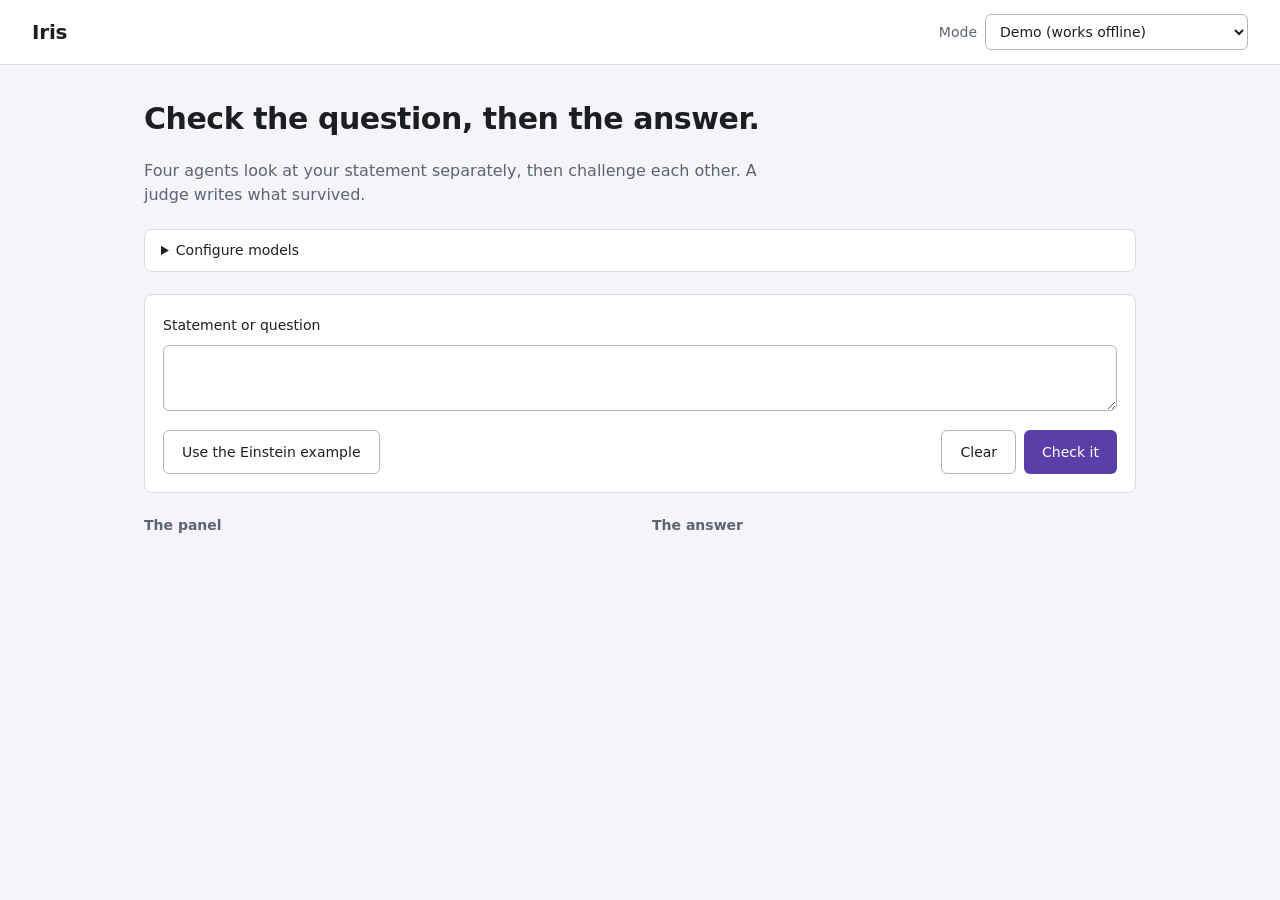
<file: iris/index.html>
<!doctype html>
<html lang="en">
<head>
<meta charset="utf-8">
<meta name="viewport" content="width=device-width, initial-scale=1">
<title>Iris</title>
<link rel="stylesheet" href="style.css">
<script src="app.js" defer></script>
</head>
<body>
<header>
  <strong class="logo">Iris</strong>
  <div class="mode">
    <label for="mode">Mode</label>
    <select id="mode">
      <option value="demo">Demo (works offline)</option>
      <option value="live">Live (uses your model settings)</option>
    </select>
  </div>
</header>

<main>
  <h1>Check the question, then the answer.</h1>
  <p class="lead">Four agents look at your statement separately, then challenge each other. A judge writes what survived.</p>

  <details id="settings">
    <summary>Configure models</summary>
    <label class="keyl">Gemini key <input id="key" type="password" autocomplete="off" placeholder="Paste key from Google AI Studio"></label>
    <div class="row cfg"><button id="loadmodels" class="ghost">Load available models</button><span id="modelstatus" class="hint"></span></div>
    <div class="seat all"><span class="sname">All seats</span>
      <select id="allp" aria-label="Provider for all seats"><option value="gemini">Gemini</option><option value="ollama">Ollama</option></select>
      <input id="allm" list="dl-gemini" aria-label="Model for all seats" placeholder="Model name">
      <button id="applyall" class="ghost">Apply to all</button></div>
    <div id="seats"></div>
    <p class="hint">"Load available models" asks Ollama and Gemini what they actually offer, so the lists are real. You can still type any model name. Ollama must be started with <code>OLLAMA_ORIGINS=*</code>. Settings stay in this browser only.</p>
    <datalist id="dl-gemini"></datalist><datalist id="dl-ollama"></datalist>
  </details>

  <section class="card">
    <label for="q">Statement or question</label>
    <textarea id="q" rows="2"></textarea>
    <div class="row">
      <button id="example" class="ghost">Use the Einstein example</button>
      <span class="spacer"></span>
      <button id="clear" class="ghost">Clear</button>
      <button id="run" class="primary">Check it</button>
    </div>
  </section>

  <p id="note" class="notice" hidden></p>

  <div id="results" class="cols" hidden>
    <section class="col">
      <h2>The panel</h2>
      <article class="lane" id="lane-researcher" hidden><div class="head"><b>Researcher</b><span>Answers first</span></div><p class="body"></p><p class="src"></p></article>
      <article class="lane" id="lane-skeptic" hidden><div class="head"><b>Skeptic</b><span>Challenges the question</span></div><p class="body"></p><p class="src"></p></article>
      <article class="lane" id="lane-factchecker" hidden><div class="head"><b>Fact-checker</b><span>Looks it up</span></div><p class="body"></p><p class="src"></p></article>
      <article class="lane" id="lane-advocate" hidden><div class="head"><b>Devil's advocate</b><span>Pushes back on the group</span></div><p class="body"></p><p class="src"></p></article>
    </section>

    <section class="col">
      <h2>The answer</h2>
      <p id="judging" class="card muted" hidden>Judge is reading the notes…</p>
      <div id="premise" class="flag" hidden><b>Premise flagged</b><p></p></div>
      <div id="verdict" class="card final" hidden>
        <b class="muted">Iris, final answer</b>
        <p id="answer" class="answer"></p>
        <p class="meta">Confidence <b id="conf"></b></p>
        <p class="meta">Open doubts</p>
        <ul id="doubts"></ul>
      </div>
      <div id="base" class="card" hidden>
        <b class="muted">Single model, same question</b>
        <p id="basetext"></p>
      </div>
    </section>
  </div>
</main>
</body>
</html>
</file>
<file: iris/style.css>
:root{--ink:#1B1F24;--mute:#5B6570;--line:#D9DDE1;--bg:#F6F4FA;--accent:#5B3FA8;--warn-bg:#FFF4EC;--warn-line:#D9A074;--warn-ink:#8A3F0F}
*{box-sizing:border-box}
body{margin:0;background:var(--bg);color:var(--ink);font:16px/1.5 "Segoe UI",system-ui,-apple-system,Roboto,sans-serif}
header{display:flex;justify-content:space-between;align-items:center;gap:12px;padding:14px 32px;background:#fff;border-bottom:1px solid var(--line)}
.logo{font-size:20px;letter-spacing:-.01em}
.mode{display:flex;align-items:center;gap:8px;font-size:14px;color:var(--mute)}
main{max-width:1040px;margin:0 auto;padding:36px 24px 64px;display:flex;flex-direction:column;gap:22px}
h1{margin:0;font-size:30px;line-height:1.2;letter-spacing:-.015em}
h2{margin:0;font-size:14px;color:var(--mute)}
.lead{margin:0;color:var(--mute);max-width:640px}
label{font-size:14px;font-weight:500}
input,select,textarea{font:inherit;color:var(--ink);background:#fff;border:1px solid #AEB5BD;border-radius:6px;padding:8px 10px}
textarea{width:100%;resize:vertical;margin:8px 0 12px}
:focus-visible{outline:2px solid var(--accent);outline-offset:2px}
.card{background:#fff;border:1px solid var(--line);border-radius:8px;padding:18px}
.row{display:flex;flex-wrap:wrap;gap:8px;align-items:center}
.spacer{flex:1}
button{font:inherit;font-size:14px;min-height:44px;padding:0 18px;border-radius:6px;cursor:pointer}
.ghost{background:#fff;color:var(--ink);border:1px solid #AEB5BD}
.primary{background:var(--accent);color:#fff;border:0;font-weight:500}
button:disabled{opacity:.5;cursor:default}
details{background:#fff;border:1px solid var(--line);border-radius:8px;padding:10px 16px;font-size:14px}
summary{cursor:pointer;font-weight:500}
.grid{display:grid;grid-template-columns:repeat(auto-fit,minmax(220px,1fr));gap:12px;margin-top:12px}
.grid label{display:flex;flex-direction:column;gap:4px}
.hint{color:var(--mute);margin:10px 0 0}
.notice{margin:0;padding:10px 14px;border-radius:6px;background:#EEE9F8;color:#3B2870;font-size:14px}
.cols{display:flex;flex-wrap:wrap;gap:24px;align-items:flex-start}
.col{flex:1 1 420px;min-width:0;display:flex;flex-direction:column;gap:12px}
.lane{background:#fff;border:1px solid var(--line);border-radius:8px;padding:16px}
.lane .head{display:flex;justify-content:space-between;gap:12px;align-items:baseline}
.lane .head span{font-size:13px;color:var(--mute)}
.lane p{margin:6px 0 0}
.lane.working .body{color:var(--mute);font-size:14px}
.lane.error{border-color:var(--warn-line)}
.lane.error .body{color:var(--warn-ink);font-size:14px}
.src{font-size:13px;color:var(--accent)}
.src:empty{display:none}
.src a{color:var(--accent)}
.flag{background:var(--warn-bg);border:1px solid var(--warn-line);border-radius:8px;padding:14px 16px;color:#4A2408}
.flag b{font-size:13px;color:var(--warn-ink)}
.flag p{margin:4px 0 0}
.final{border-color:var(--accent)}
.answer{font-size:20px;font-weight:500;line-height:1.35;margin:10px 0}
.meta{margin:4px 0;font-size:14px}
.muted{color:var(--mute);font-size:13px}
ul{margin:4px 0 0;padding-left:20px;font-size:14px}
.card p{margin:8px 0 0}
code{background:#EEE9F8;padding:1px 5px;border-radius:4px}
.keyl{display:flex;flex-direction:column;gap:4px;margin-top:12px;max-width:420px}
.cfg{margin:12px 0 4px}
.seat{display:grid;grid-template-columns:150px 110px 1fr;gap:8px;align-items:center;margin-top:8px}
.seat.all{grid-template-columns:150px 110px 1fr auto;padding-bottom:10px;border-bottom:1px solid var(--line)}
.sname{font-weight:500}
.warn{grid-column:2 / -1;font-size:13px;color:var(--warn-ink)}
.warn:empty{display:none}
@media (max-width:560px){.seat,.seat.all{grid-template-columns:1fr 1fr}.seat input{grid-column:1 / -1}.warn{grid-column:1 / -1}}
</file>
